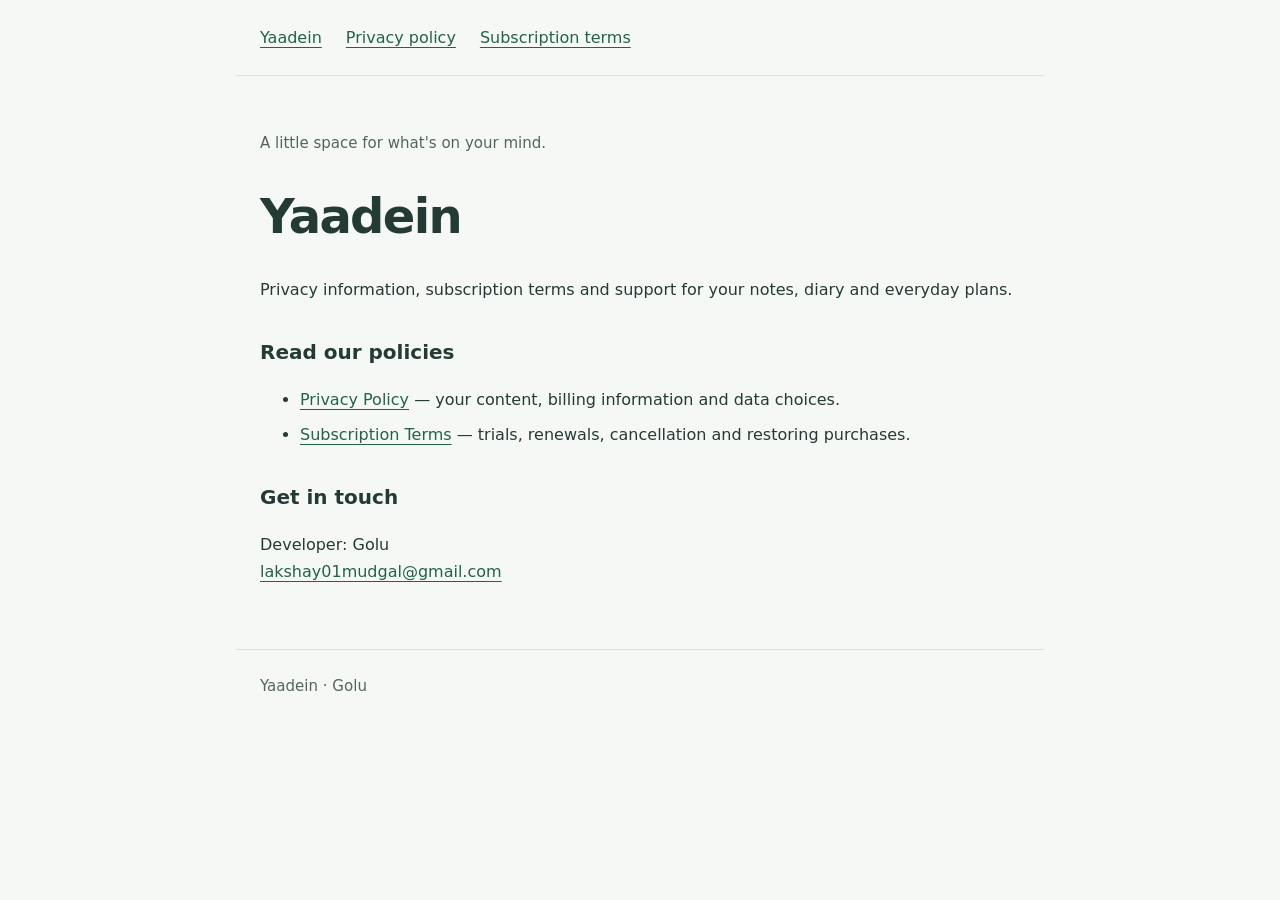
<file: index.html>
<!doctype html>
<html lang="en"><head><meta charset="utf-8"><meta name="viewport" content="width=device-width,initial-scale=1"><meta name="description" content="Privacy, subscription terms and support for Yaadein."><title>Yaadein · Privacy &amp; Support</title><link rel="stylesheet" href="style.css"></head><body><header><nav aria-label="Main"><a href="index.html" aria-current="page">Yaadein</a><a href="privacy.html">Privacy policy</a><a href="terms.html">Subscription terms</a></nav></header><main><p class="meta">A little space for what's on your mind.</p><h1>Yaadein</h1><p>Privacy information, subscription terms and support for your notes, diary and everyday plans.</p><h2>Read our policies</h2><ul><li><a href="privacy.html">Privacy Policy</a> — your content, billing information and data choices.</li><li><a href="terms.html">Subscription Terms</a> — trials, renewals, cancellation and restoring purchases.</li></ul><h2>Get in touch</h2><p>Developer: Golu<br><a href="mailto:lakshay01mudgal@gmail.com">lakshay01mudgal@gmail.com</a></p></main><footer>Yaadein · Golu</footer></body></html>
</file>
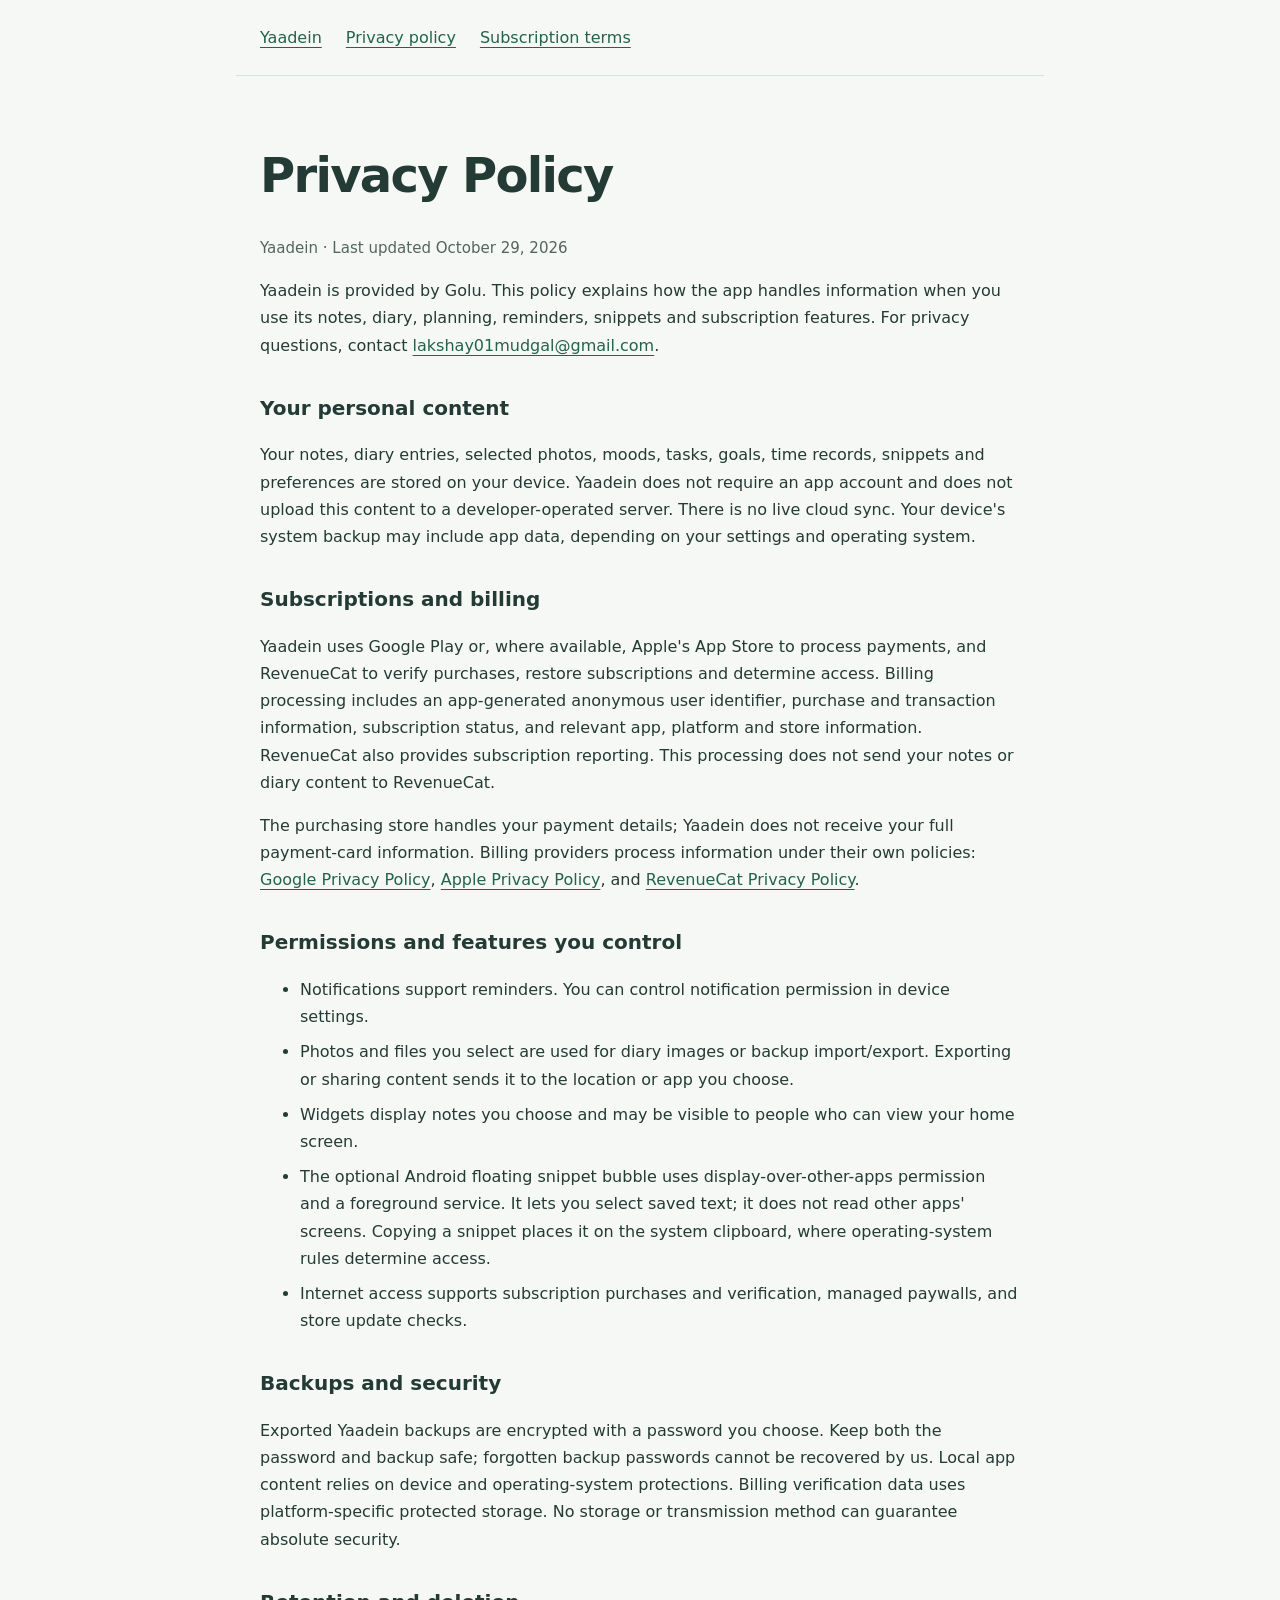
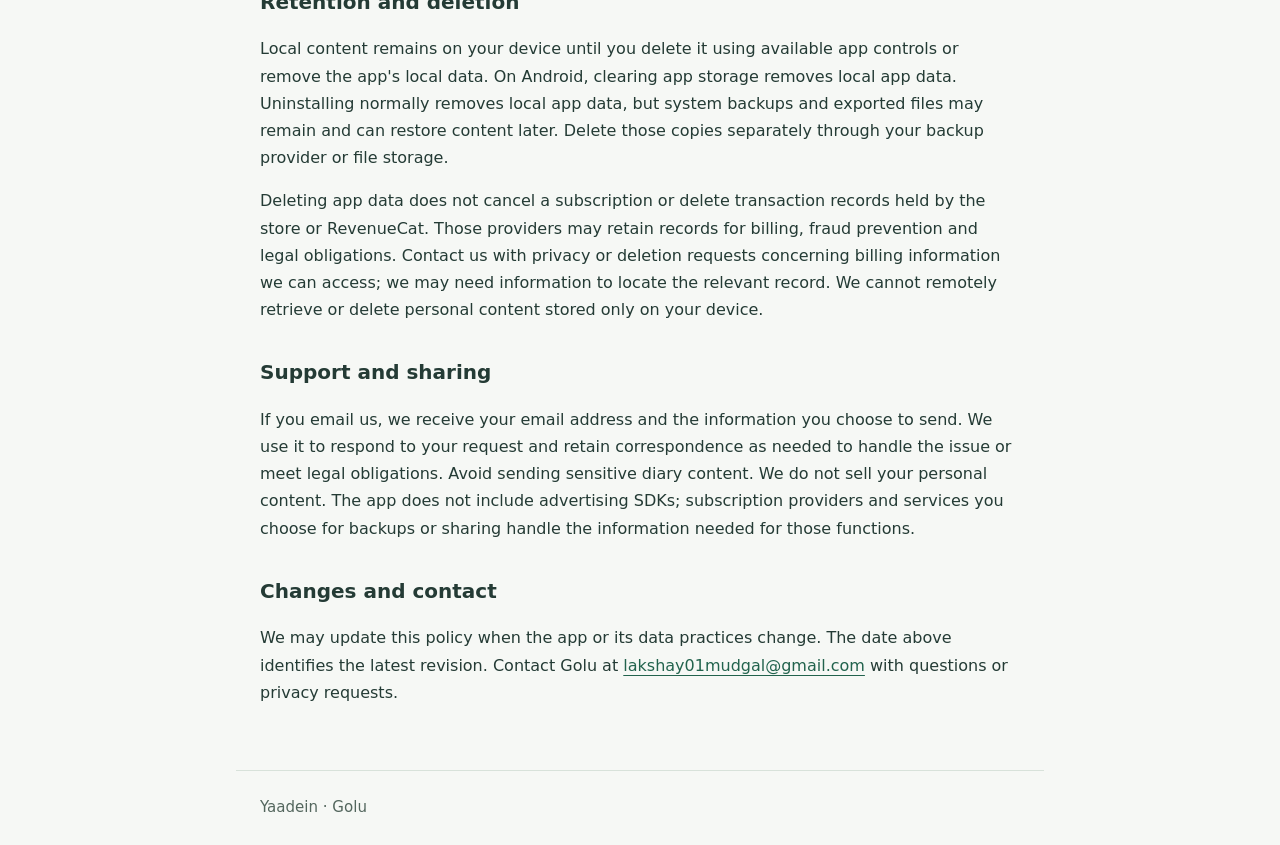
<file: privacy.html>
<!doctype html>
<html lang="en"><head><meta charset="utf-8"><meta name="viewport" content="width=device-width,initial-scale=1"><meta name="description" content="How Yaadein handles your personal content, subscriptions and privacy."><title>Privacy Policy · Yaadein</title><link rel="stylesheet" href="style.css"></head><body>
<header><nav aria-label="Main"><a href="index.html">Yaadein</a><a href="privacy.html" aria-current="page">Privacy policy</a><a href="terms.html">Subscription terms</a></nav></header>
<main><h1>Privacy Policy</h1><p class="meta">Yaadein · Last updated October 29, 2026</p>
<p>Yaadein is provided by Golu. This policy explains how the app handles information when you use its notes, diary, planning, reminders, snippets and subscription features. For privacy questions, contact <a href="mailto:lakshay01mudgal@gmail.com">lakshay01mudgal@gmail.com</a>.</p>
<h2>Your personal content</h2><p>Your notes, diary entries, selected photos, moods, tasks, goals, time records, snippets and preferences are stored on your device. Yaadein does not require an app account and does not upload this content to a developer-operated server. There is no live cloud sync. Your device's system backup may include app data, depending on your settings and operating system.</p>
<h2>Subscriptions and billing</h2><p>Yaadein uses Google Play or, where available, Apple's App Store to process payments, and RevenueCat to verify purchases, restore subscriptions and determine access. Billing processing includes an app-generated anonymous user identifier, purchase and transaction information, subscription status, and relevant app, platform and store information. RevenueCat also provides subscription reporting. This processing does not send your notes or diary content to RevenueCat.</p><p>The purchasing store handles your payment details; Yaadein does not receive your full payment-card information. Billing providers process information under their own policies: <a href="https://policies.google.com/privacy">Google Privacy Policy</a>, <a href="https://www.apple.com/legal/privacy/">Apple Privacy Policy</a>, and <a href="https://www.revenuecat.com/privacy/">RevenueCat Privacy Policy</a>.</p>
<h2>Permissions and features you control</h2><ul><li>Notifications support reminders. You can control notification permission in device settings.</li><li>Photos and files you select are used for diary images or backup import/export. Exporting or sharing content sends it to the location or app you choose.</li><li>Widgets display notes you choose and may be visible to people who can view your home screen.</li><li>The optional Android floating snippet bubble uses display-over-other-apps permission and a foreground service. It lets you select saved text; it does not read other apps' screens. Copying a snippet places it on the system clipboard, where operating-system rules determine access.</li><li>Internet access supports subscription purchases and verification, managed paywalls, and store update checks.</li></ul>
<h2>Backups and security</h2><p>Exported Yaadein backups are encrypted with a password you choose. Keep both the password and backup safe; forgotten backup passwords cannot be recovered by us. Local app content relies on device and operating-system protections. Billing verification data uses platform-specific protected storage. No storage or transmission method can guarantee absolute security.</p>
<h2>Retention and deletion</h2><p>Local content remains on your device until you delete it using available app controls or remove the app's local data. On Android, clearing app storage removes local app data. Uninstalling normally removes local app data, but system backups and exported files may remain and can restore content later. Delete those copies separately through your backup provider or file storage.</p><p>Deleting app data does not cancel a subscription or delete transaction records held by the store or RevenueCat. Those providers may retain records for billing, fraud prevention and legal obligations. Contact us with privacy or deletion requests concerning billing information we can access; we may need information to locate the relevant record. We cannot remotely retrieve or delete personal content stored only on your device.</p>
<h2>Support and sharing</h2><p>If you email us, we receive your email address and the information you choose to send. We use it to respond to your request and retain correspondence as needed to handle the issue or meet legal obligations. Avoid sending sensitive diary content. We do not sell your personal content. The app does not include advertising SDKs; subscription providers and services you choose for backups or sharing handle the information needed for those functions.</p>
<h2>Changes and contact</h2><p>We may update this policy when the app or its data practices change. The date above identifies the latest revision. Contact Golu at <a href="mailto:lakshay01mudgal@gmail.com">lakshay01mudgal@gmail.com</a> with questions or privacy requests.</p></main><footer>Yaadein · Golu</footer></body></html>
</file>
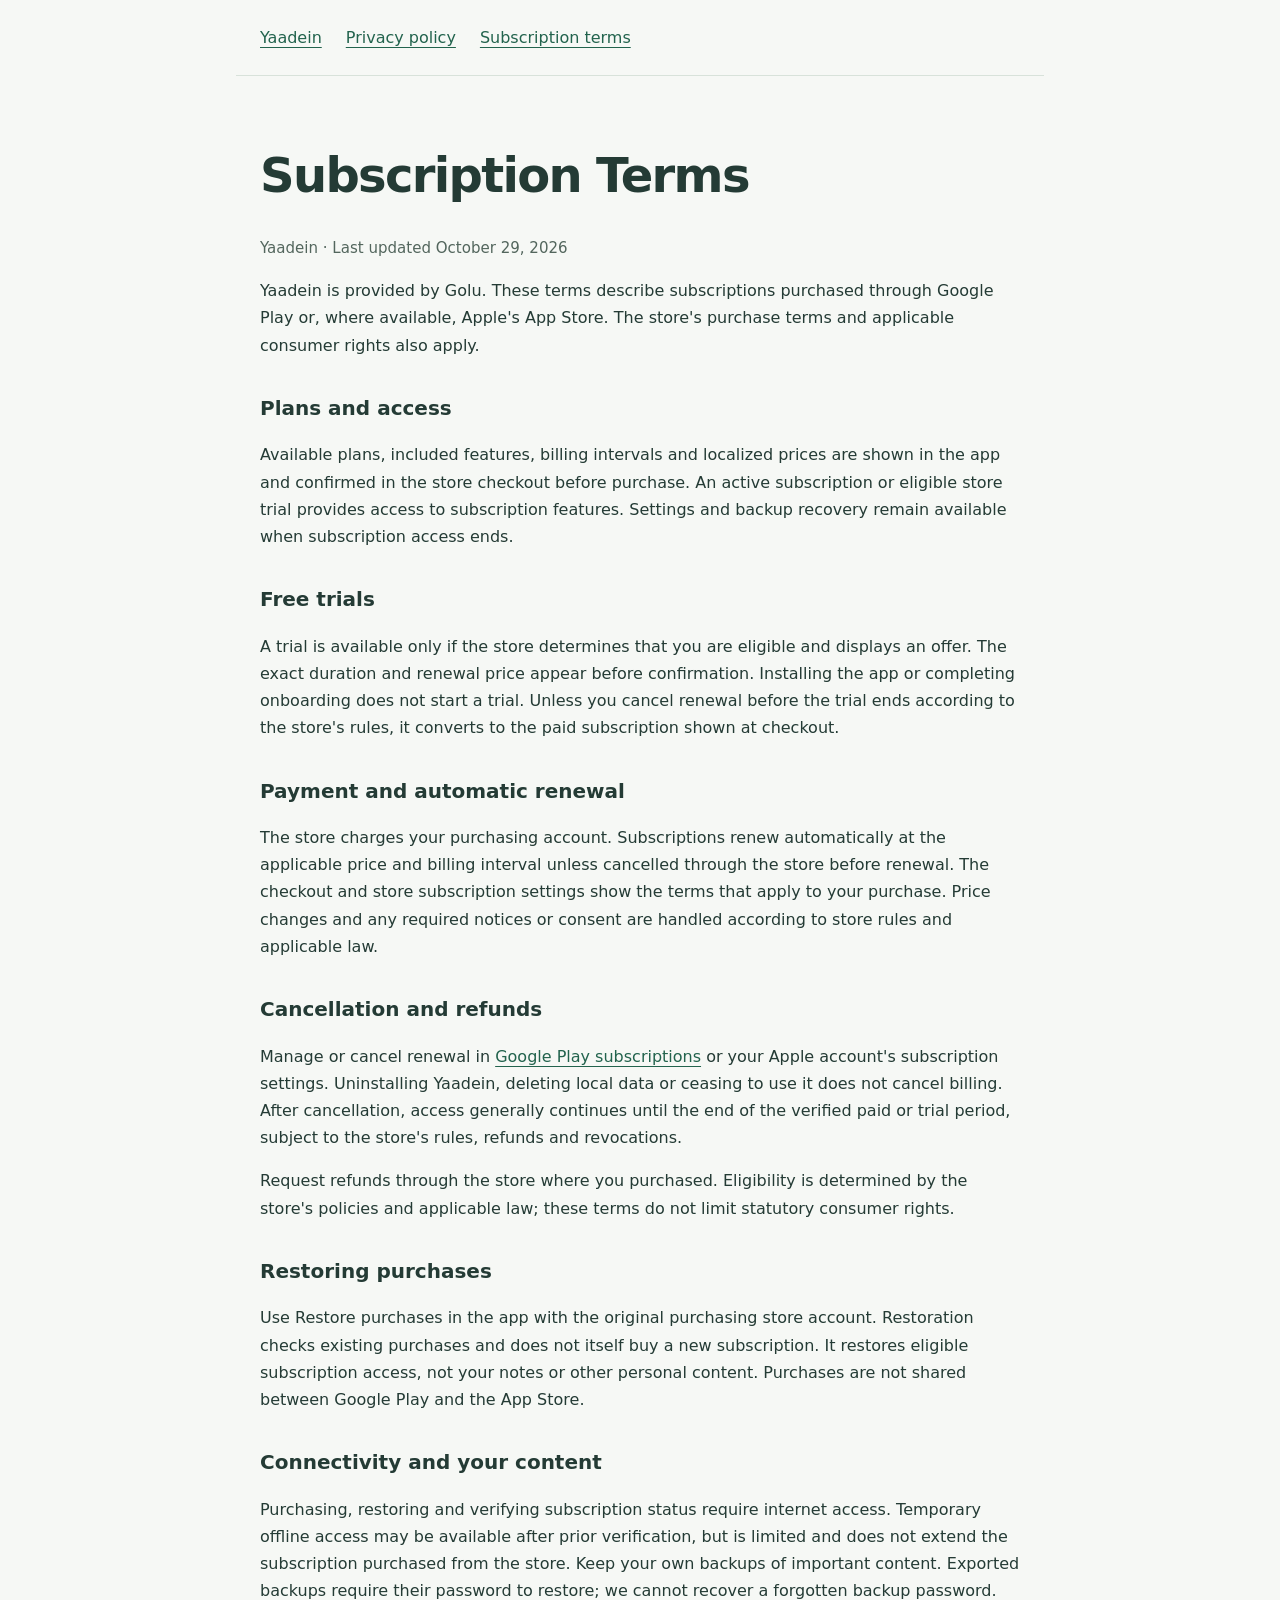
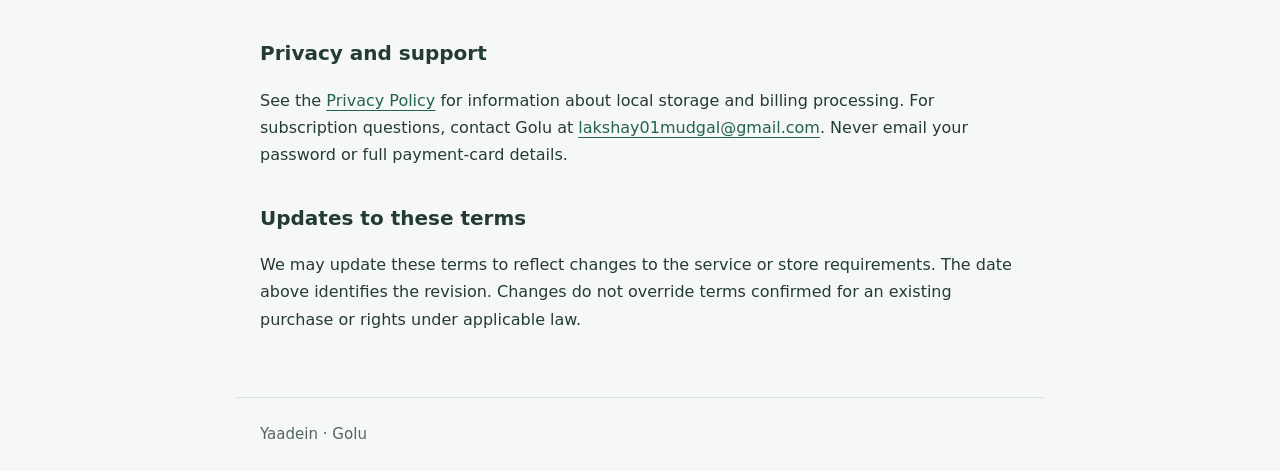
<file: terms.html>
<!doctype html>
<html lang="en"><head><meta charset="utf-8"><meta name="viewport" content="width=device-width,initial-scale=1"><meta name="description" content="Yaadein subscription prices, trials, renewals, cancellation and restoration."><title>Subscription Terms · Yaadein</title><link rel="stylesheet" href="style.css"></head><body>
<header><nav aria-label="Main"><a href="index.html">Yaadein</a><a href="privacy.html">Privacy policy</a><a href="terms.html" aria-current="page">Subscription terms</a></nav></header>
<main><h1>Subscription Terms</h1><p class="meta">Yaadein · Last updated October 29, 2026</p><p>Yaadein is provided by Golu. These terms describe subscriptions purchased through Google Play or, where available, Apple's App Store. The store's purchase terms and applicable consumer rights also apply.</p>
<h2>Plans and access</h2><p>Available plans, included features, billing intervals and localized prices are shown in the app and confirmed in the store checkout before purchase. An active subscription or eligible store trial provides access to subscription features. Settings and backup recovery remain available when subscription access ends.</p>
<h2>Free trials</h2><p>A trial is available only if the store determines that you are eligible and displays an offer. The exact duration and renewal price appear before confirmation. Installing the app or completing onboarding does not start a trial. Unless you cancel renewal before the trial ends according to the store's rules, it converts to the paid subscription shown at checkout.</p>
<h2>Payment and automatic renewal</h2><p>The store charges your purchasing account. Subscriptions renew automatically at the applicable price and billing interval unless cancelled through the store before renewal. The checkout and store subscription settings show the terms that apply to your purchase. Price changes and any required notices or consent are handled according to store rules and applicable law.</p>
<h2>Cancellation and refunds</h2><p>Manage or cancel renewal in <a href="https://play.google.com/store/account/subscriptions">Google Play subscriptions</a> or your Apple account's subscription settings. Uninstalling Yaadein, deleting local data or ceasing to use it does not cancel billing. After cancellation, access generally continues until the end of the verified paid or trial period, subject to the store's rules, refunds and revocations.</p><p>Request refunds through the store where you purchased. Eligibility is determined by the store's policies and applicable law; these terms do not limit statutory consumer rights.</p>
<h2>Restoring purchases</h2><p>Use Restore purchases in the app with the original purchasing store account. Restoration checks existing purchases and does not itself buy a new subscription. It restores eligible subscription access, not your notes or other personal content. Purchases are not shared between Google Play and the App Store.</p>
<h2>Connectivity and your content</h2><p>Purchasing, restoring and verifying subscription status require internet access. Temporary offline access may be available after prior verification, but is limited and does not extend the subscription purchased from the store. Keep your own backups of important content. Exported backups require their password to restore; we cannot recover a forgotten backup password.</p>
<h2>Privacy and support</h2><p>See the <a href="privacy.html">Privacy Policy</a> for information about local storage and billing processing. For subscription questions, contact Golu at <a href="mailto:lakshay01mudgal@gmail.com">lakshay01mudgal@gmail.com</a>. Never email your password or full payment-card details.</p>
<h2>Updates to these terms</h2><p>We may update these terms to reflect changes to the service or store requirements. The date above identifies the revision. Changes do not override terms confirmed for an existing purchase or rights under applicable law.</p></main><footer>Yaadein · Golu</footer></body></html>
</file>
<file: style.css>
:root{color-scheme:light;font-family:system-ui,-apple-system,BlinkMacSystemFont,"Segoe UI",sans-serif;color:#243b35;background:#f6f8f5;line-height:1.7}body{margin:0}header,main,footer{max-width:760px;margin:auto;padding:24px}header{border-bottom:1px solid #d8e2da}nav{display:flex;gap:24px;flex-wrap:wrap}a{color:#22634d;text-underline-offset:4px}a:focus-visible{outline:3px solid #22634d;outline-offset:4px}main{padding-top:40px;padding-bottom:48px}h1{font-size:clamp(2rem,6vw,3rem);line-height:1.15;letter-spacing:-.035em}h2{font-size:1.25rem;margin-top:32px}footer,.meta{color:#53665d;font-size:.94rem}footer{border-top:1px solid #d8e2da}li{margin-bottom:8px}
</file>
